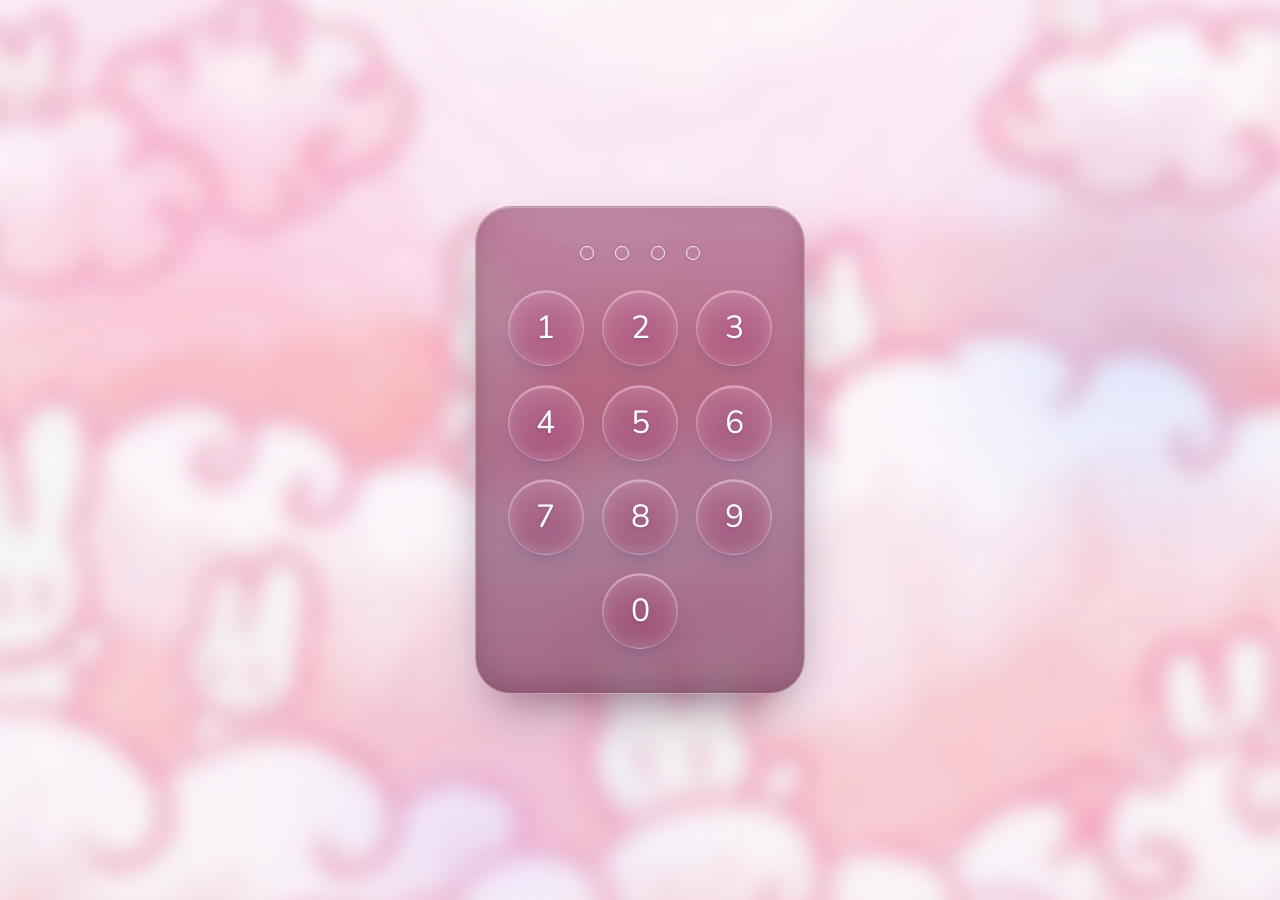
<file: index.html>
<!DOCTYPE html>
<html lang="en">
<head>
  <meta charset="UTF-8" />
  <meta name="viewport" content="width=device-width, initial-scale=1.0, viewport-fit=cover" />
  <title>a little something</title>
  <meta name="description" content="a tiny handmade world, made just for you" />
  <link rel="preconnect" href="https://fonts.googleapis.com" />
  <link rel="preconnect" href="https://fonts.gstatic.com" crossorigin />
  <link href="https://fonts.googleapis.com/css2?family=Caveat:wght@500;600;700&family=Nunito:ital,wght@0,400;0,600;1,400&display=swap" rel="stylesheet" />
  <link rel="stylesheet" href="css/base.css" />
  <link rel="stylesheet" href="css/landing.css" />
</head>
<body class="landing">
  <!-- soft drifting wallpaper blobs -->
  <div class="wallpaper" aria-hidden="true">
    <span class="blob blob-1"></span>
    <span class="blob blob-2"></span>
    <span class="blob blob-3"></span>
  </div>

  <main class="lock" role="main">
    <div class="lock-panel">
    <!-- passcode dots -->
    <div id="dots" class="dots" role="status" aria-live="polite" aria-label="passcode entry">
      <span class="dot"></span>
      <span class="dot"></span>
      <span class="dot"></span>
      <span class="dot"></span>
    </div>

    <!-- glass keypad -->
    <div id="keypad" class="keypad" role="group" aria-label="number pad">
      <button type="button" class="key" data-key="1"><span class="num">1</span><span class="sub">&nbsp;</span></button>
      <button type="button" class="key" data-key="2"><span class="num">2</span><span class="sub">A B C</span></button>
      <button type="button" class="key" data-key="3"><span class="num">3</span><span class="sub">D E F</span></button>
      <button type="button" class="key" data-key="4"><span class="num">4</span><span class="sub">G H I</span></button>
      <button type="button" class="key" data-key="5"><span class="num">5</span><span class="sub">J K L</span></button>
      <button type="button" class="key" data-key="6"><span class="num">6</span><span class="sub">M N O</span></button>
      <button type="button" class="key" data-key="7"><span class="num">7</span><span class="sub">P Q R S</span></button>
      <button type="button" class="key" data-key="8"><span class="num">8</span><span class="sub">T U V</span></button>
      <button type="button" class="key" data-key="9"><span class="num">9</span><span class="sub">W X Y Z</span></button>
      <span class="key key--empty" aria-hidden="true"></span>
      <button type="button" class="key" data-key="0"><span class="num">0</span><span class="sub">&nbsp;</span></button>
      <button type="button" class="key key--action" data-action="delete" aria-label="delete">
        <svg viewBox="0 0 30 22" aria-hidden="true"><path d="M10 2 L28 2 Q29 2 29 4 L29 18 Q29 20 28 20 L10 20 Q9 20 8 19 L1 12 Q0 11 1 10 L8 3 Q9 2 10 2 Z" fill="none" stroke="currentColor" stroke-width="1.6"/><path d="M14 8 L22 14 M22 8 L14 14" fill="none" stroke="currentColor" stroke-width="1.8" stroke-linecap="round"/></svg>
      </button>
    </div>
    </div>
  </main>

  <!-- soft pink veil bridges into the meadow's bunny-rain reveal -->
  <div id="transition" class="transition" aria-hidden="true"></div>

  <script src="js/passcode.js"></script>
</body>
</html>
</file>
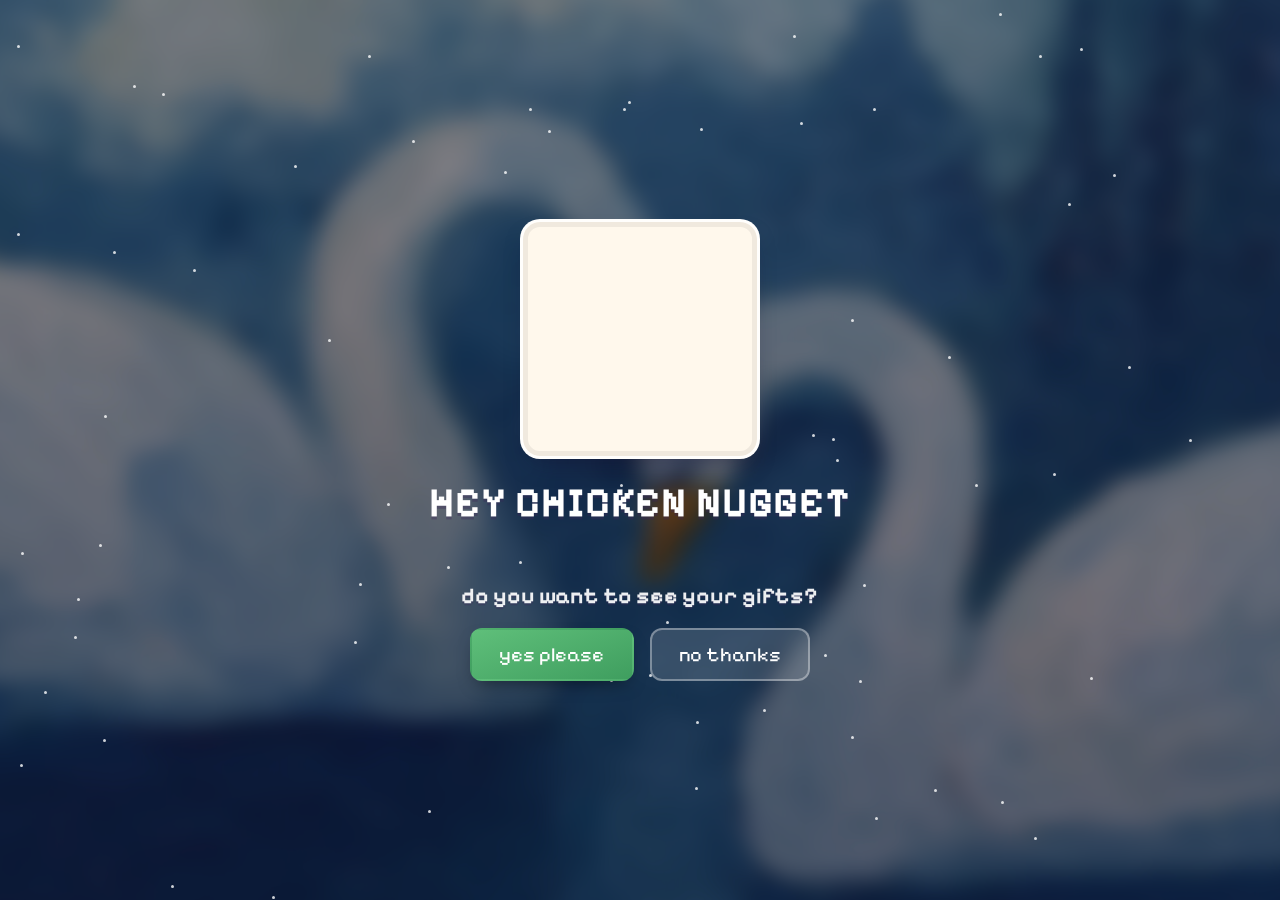
<file: ask.html>
<!DOCTYPE html>
<html lang="en">
<head>
  <meta charset="UTF-8" />
  <meta name="viewport" content="width=device-width, initial-scale=1.0, viewport-fit=cover" />
  <title>hi chicken nugget</title>
  <meta name="description" content="a little something for you" />
  <link rel="preconnect" href="https://fonts.googleapis.com" />
  <link rel="preconnect" href="https://fonts.gstatic.com" crossorigin />
  <link href="https://fonts.googleapis.com/css2?family=Pixelify+Sans:wght@400;500;600;700&display=swap" rel="stylesheet" />
  <link rel="stylesheet" href="css/base.css" />
  <link rel="stylesheet" href="css/ask.css" />
</head>
<body class="ask-body">
  <!-- bunny-rain reveal cover (fills, then drops away to unveil this page) -->
  <div id="bunny-rain" class="bunny-rain" aria-hidden="true"></div>
  <div id="ask-stars" class="hub-stars" aria-hidden="true"></div>

  <main class="ask">
    <div class="gif-wrap photo-box">
      <video id="cat-video" src="cat-talking-cat.mp4" autoplay loop muted playsinline preload="auto"></video>
      <canvas id="cat-canvas" aria-hidden="true"></canvas>
    </div>

    <h1 class="ask-q"><span class="ask-q-caps">HEY CHICKEN NUGGET</span><br><span class="ask-q-sub">do you want to see your gifts?</span></h1>

    <div class="ask-btns">
      <button id="yes" class="btn btn--yes" type="button">yes please</button>
      <button id="no" class="btn btn--no" type="button">no thanks</button>
    </div>
  </main>

  <!-- playful "are you sure?" section — both answers are no 🙂 -->
  <section id="sure" class="sure" aria-hidden="true" aria-label="are you sure">
    <div class="hub-stars" aria-hidden="true"></div>
    <div class="sure-box photo-box">
      <img class="sure-img" src="assets/scenes/mainhub.png" alt="" />
    </div>
    <p class="sure-text">are you sure?</p>
    <div class="ask-btns">
      <button class="btn btn--no2 sure-no" type="button">no</button>
      <button class="btn btn--no2 sure-no" type="button">no</button>
    </div>
  </section>

  <div id="fade" class="fade" aria-hidden="true"></div>

  <script src="js/bunnyRain.js"></script>
  <script src="js/catVideo.js"></script>
  <script src="js/stars.js"></script>
  <script>
    (function () {
      if (window.Stars) {
        Stars.fill(document.getElementById("ask-stars"), 70);
        Stars.fill(document.querySelector("#sure .hub-stars"), 50);
      }

      var ov = document.getElementById("bunny-rain");
      var flagged = false;
      try { flagged = sessionStorage.getItem("mushu:reveal") === "1"; } catch (e) {}
      if (!flagged && /reveal=1/.test(location.search)) flagged = true;
      try { sessionStorage.removeItem("mushu:reveal"); } catch (e) {}
      if (flagged && window.BunnyRain) { BunnyRain.play(function () {}); }
      else if (ov) { ov.remove(); }

      document.getElementById("yes").addEventListener("click", function () {
        var fade = document.getElementById("fade");
        if (fade) fade.classList.add("on");
        window.setTimeout(function () { window.location.href = "meadow.html"; }, 420);
      });

      /* "no thanks" -> are-you-sure section; both "no" buttons return here */
      var sure = document.getElementById("sure");
      document.getElementById("no").addEventListener("click", function () {
        sure.classList.add("open");
        sure.setAttribute("aria-hidden", "false");
      });
      var nos = document.querySelectorAll(".sure-no");
      for (var i = 0; i < nos.length; i++) {
        nos[i].addEventListener("click", function () {
          sure.classList.remove("open");
          sure.setAttribute("aria-hidden", "true");
        });
      }
    })();
  </script>
</body>
</html>
</file>
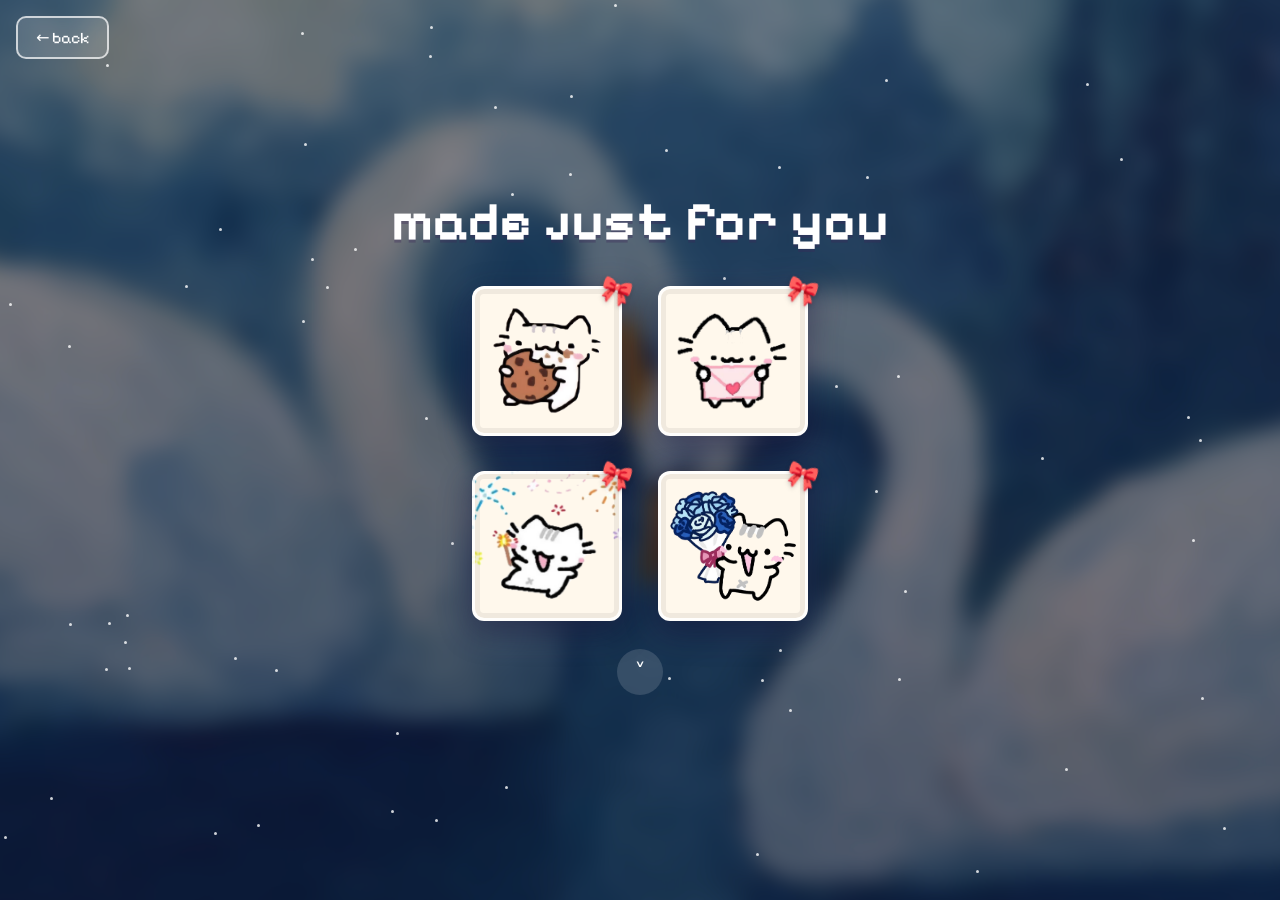
<file: meadow.html>
<!DOCTYPE html>
<html lang="en">
<head>
  <meta charset="UTF-8" />
  <meta name="viewport" content="width=device-width, initial-scale=1.0, viewport-fit=cover" />
  <title>bunny land</title>
  <meta name="description" content="a tiny world for Chicken Nugget" />
  <link rel="preconnect" href="https://fonts.googleapis.com" />
  <link rel="preconnect" href="https://fonts.gstatic.com" crossorigin />
  <link href="https://fonts.googleapis.com/css2?family=Pixelify+Sans:wght@400;500;600;700&display=swap" rel="stylesheet" />
  <link rel="stylesheet" href="css/base.css" />
  <link rel="stylesheet" href="css/hub.css" />
</head>
<body class="hub-body">
  <div id="hub-stars" class="hub-stars" aria-hidden="true"></div>

  <a id="hub-back" class="back-btn hub-back" href="ask.html">← back</a>

  <div class="scroller">
    <main class="hub hub-page">
      <h1 class="hub-greeting">made just for you</h1>

      <div class="gifts">
        <button class="gift gift--cookie" data-gift="cookie" aria-label="gift one">
          <span class="gift-box"></span>
          <span class="gift-bow" aria-hidden="true">🎀</span>
        </button>
        <button class="gift gift--note" data-gift="note" aria-label="gift two">
          <span class="gift-box"></span>
          <span class="gift-bow" aria-hidden="true">🎀</span>
        </button>
        <button class="gift gift--fw" data-gift="fireworks" aria-label="gift three">
          <span class="gift-box"></span>
          <span class="gift-bow" aria-hidden="true">🎀</span>
        </button>
        <button class="gift gift--tulip" data-gift="tulip" aria-label="gift four">
          <span class="gift-box"></span>
          <span class="gift-bow" aria-hidden="true">🎀</span>
        </button>
      </div>

      <!-- easter egg: a little scroll cue down to a hidden video -->
      <button id="scroll-down" class="scroll-cue" aria-label="scroll down for a little surprise">˅</button>
    </main>

    <section class="video-page">
      <button id="scroll-up" class="scroll-cue scroll-cue--up" aria-label="scroll back up to your gifts">˄</button>
      <div class="video-frame">
        <iframe
          src="https://www.youtube.com/embed/Dlb7Z2LTj1I"
          title="a little something"
          frameborder="0"
          allow="accelerometer; autoplay; clipboard-write; encrypted-media; gyroscope; picture-in-picture"
          allowfullscreen></iframe>
      </div>
    </section>
  </div>

  <!-- enlarged gift scene -->
  <section id="gift-scene" class="gift-scene" aria-hidden="true" aria-label="a little surprise">
    <div class="hub-stars" aria-hidden="true"></div>
    <button id="scene-back" class="back-btn">← back</button>
    <div id="scene-stage" class="scene-stage"></div>
    <p id="scene-line" class="scene-line"></p>
  </section>

  <!-- the note from you (gift two) -->
  <div id="note" class="note-overlay" aria-hidden="true">
    <div class="note-card" role="dialog" aria-modal="true" aria-label="a note for you">
      <button id="note-close" class="note-close" aria-label="close">✕</button>
      <p class="note-text">i hope you always remember how wonderful you are,</p>
      <p class="note-text">i pray that Allah always keeps you happy, gives you peace, and surrounds you with people who appreciate you for who you truly are,</p>
      <p class="note-text">never let anyone make you feel like the things that bring you joy are silly or too much, never let anyone yuck your yum, because the little things that make you smile are a part of what makes you special,</p>
      <p class="note-text">i cant wait to get to know you more, to learn about the things you love, the things that make you laugh, your little habits, and all the small things that make you who you are,</p>
      <p class="note-text">i hope life is always gentle with you, and i hope you always know that you deserve happiness</p>
      <p class="note-sign">— abd</p>
    </div>
  </div>

  <div id="fade" class="fade on" aria-hidden="true"></div>

  <script src="js/stars.js"></script>
  <script src="js/hub.js"></script>
  <script>
    (function () {
      var f = document.getElementById("fade");
      requestAnimationFrame(function () { if (f) f.classList.remove("on"); });
    })();
  </script>
</body>
</html>
</file>
<file: css/base.css>
/* ============================================================
   base.css — shared tokens, reset, paper texture, helpers
   "Her Little Meadow by the Sea"
   ============================================================ */

:root {
  /* palette */
  --paper: #fbf8f1;
  --paper-deep: #f3ecdd;
  --ink: #2e3550;
  --ink-soft: #55608a;
  --blue: #3a5ba0;
  --blue-soft: #6e8fd1;
  --blue-pale: #aec4e8;
  --blush: #e8a0a8;
  --blush-soft: #f4c7cc;
  --leaf: #7ba05b;
  --leaf-soft: #a6c489;
  --gold: #f5e6a8;
  --night-1: #1b2140;
  --night-2: #2a3160;

  /* type */
  --font-hand: "Caveat", "Segoe Script", "Comic Sans MS", cursive;
  --font-body: "Nunito", "Segoe UI", system-ui, -apple-system, sans-serif;
  --font-pixel: "Pixelify Sans", "Trebuchet MS", system-ui, sans-serif;

  /* motion */
  --ease-soft: cubic-bezier(0.22, 1, 0.36, 1);
  --ease-in-out: cubic-bezier(0.65, 0, 0.35, 1);
}

*,
*::before,
*::after {
  box-sizing: border-box;
  margin: 0;
  padding: 0;
}

html,
body {
  height: 100%;
}

body {
  font-family: var(--font-body);
  color: var(--ink);
  background-color: var(--paper);
  /* subtle paper grain via layered gradients (no image needed) */
  background-image:
    radial-gradient(circle at 20% 30%, rgba(174, 196, 232, 0.12), transparent 40%),
    radial-gradient(circle at 80% 70%, rgba(232, 160, 168, 0.1), transparent 45%),
    repeating-linear-gradient(0deg, rgba(46, 53, 80, 0.015) 0 1px, transparent 1px 3px);
  -webkit-font-smoothing: antialiased;
  text-rendering: optimizeLegibility;
  overflow: hidden;
}

/* accessibility helper */
.visually-hidden,
.visually-hidden * {
  position: absolute !important;
  width: 1px;
  height: 1px;
  padding: 0;
  margin: -1px;
  overflow: hidden;
  clip: rect(0, 0, 0, 0);
  white-space: nowrap;
  border: 0;
}

:focus-visible {
  outline: 3px solid var(--blue-soft);
  outline-offset: 3px;
  border-radius: 6px;
}

button {
  font-family: inherit;
  cursor: pointer;
  border: none;
  background: none;
  color: inherit;
}

/* floating specks of dust — shared ambient */
.specks {
  position: fixed;
  inset: 0;
  pointer-events: none;
  z-index: 1;
  overflow: hidden;
}
.speck {
  position: absolute;
  width: 6px;
  height: 6px;
  border-radius: 50%;
  background: radial-gradient(circle, rgba(255, 255, 255, 0.9), rgba(174, 196, 232, 0.35));
  opacity: 0;
  animation: drift linear infinite;
}
@keyframes drift {
  0% { transform: translateY(20px) translateX(0) scale(0.6); opacity: 0; }
  10% { opacity: 0.7; }
  90% { opacity: 0.5; }
  100% { transform: translateY(-110vh) translateX(30px) scale(1); opacity: 0; }
}

@media (prefers-reduced-motion: reduce) {
  *,
  *::before,
  *::after {
    animation-duration: 0.001ms !important;
    animation-iteration-count: 1 !important;
    transition-duration: 0.001ms !important;
    scroll-behavior: auto !important;
  }
  .speck { display: none; }
}

/* ---------- bunny rain transition (shared) ---------- */
.bunny-rain {
  position: fixed;
  inset: 0;
  z-index: 120;
  overflow: hidden;
  pointer-events: none;
}
/* soft pink veil hides the page beneath until the pile drops away */
.bunny-rain::before {
  content: "";
  position: absolute;
  inset: 0;
  background: linear-gradient(160deg, #ffd7e8 0%, #f6d3e6 45%, #e9d4f2 100%);
  opacity: 1;
}
.bunny-rain.dropping::before {
  animation: veil-out 0.85s 0.15s var(--ease-in-out) both;
}
.bunny-rain.clearing::before {
  animation: veil-out 0.45s ease both;
}
@keyframes veil-out {
  from { opacity: 1; }
  to { opacity: 0; }
}

/* individual bunnies — positions/rotation driven by JS physics */
.rb {
  position: absolute;
  top: 0;
  left: 0;
  will-change: transform;
}
.rb img,
.rb svg {
  display: block;
  width: 100%;
  height: auto;
  pointer-events: none;
}

/* ---------- shared twinkling starry background ---------- */
.hub-stars {
  position: fixed;
  inset: 0;
  z-index: 0;
  pointer-events: none;
  overflow: hidden;
}
.hub-star {
  position: absolute;
  width: 3px;
  height: 3px;
  background: #fff;
  border-radius: 50%;
  opacity: 0.8;
  animation: twinkle 3s ease-in-out infinite;
}
@keyframes twinkle {
  0%, 100% { opacity: 0.25; transform: scale(0.7); }
  50% { opacity: 1; transform: scale(1.15); }
}
@media (prefers-reduced-motion: reduce) {
  .hub-star { animation: none !important; }
}

/* ---------- shared blurred photo background (every page but the passcode) ---------- */
.ask-body::before,
.hub-body::before {
  content: "";
  position: fixed;
  inset: -6%;
  z-index: -1;
  background:
    linear-gradient(180deg, rgba(20, 16, 44, 0.4), rgba(20, 16, 44, 0.58)),
    url("../homepage.jpg") center center / cover no-repeat;
  filter: blur(10px) saturate(1.05);
  transform: scale(1.12);
  pointer-events: none;
}
</file>
<file: css/landing.css>
/* ============================================================
   landing.css — iOS-style passcode lock screen + tulip transition
   ============================================================ */

.landing {
  display: grid;
  place-items: center;
  min-height: 100dvh;
  background: #c9bce4;
  overflow: hidden;
}

/* ---------- blurred photo background ---------- */
.landing::before {
  content: "";
  position: fixed;
  inset: -6%;
  z-index: 0;
  background: url("../backgroundjpg.jpg") center center / cover no-repeat;
  filter: blur(10.24px) saturate(1.06) brightness(0.99);
  transform: scale(1.12);
  pointer-events: none;
}

/* ---------- drifting wallpaper blobs ---------- */
.wallpaper {
  position: fixed;
  inset: 0;
  z-index: 0;
  pointer-events: none;
  overflow: hidden;
  filter: blur(40px);
}
.blob {
  position: absolute;
  border-radius: 50%;
  opacity: 0.28;
  mix-blend-mode: screen;
}
.blob-1 {
  width: 60vmin; height: 60vmin;
  left: -10vmin; top: -8vmin;
  background: radial-gradient(circle, #ff9ecb, transparent 68%);
  animation: blob-float 18s ease-in-out infinite;
}
.blob-2 {
  width: 55vmin; height: 55vmin;
  right: -12vmin; top: 10vmin;
  background: radial-gradient(circle, #8fb6ff, transparent 68%);
  animation: blob-float 22s ease-in-out infinite reverse;
}
.blob-3 {
  width: 48vmin; height: 48vmin;
  left: 30vmin; bottom: -16vmin;
  background: radial-gradient(circle, #c9a8ff, transparent 68%);
  animation: blob-float 26s ease-in-out infinite;
}
@keyframes blob-float {
  0%, 100% { transform: translate(0, 0) scale(1); }
  33% { transform: translate(6vmin, -5vmin) scale(1.08); }
  66% { transform: translate(-5vmin, 4vmin) scale(0.95); }
}

/* ---------- lock column ---------- */
.lock {
  position: relative;
  z-index: 2;
  display: flex;
  flex-direction: column;
  align-items: center;
  gap: 2.6rem;
  padding: 2rem 1rem;
  animation: lock-in 0.8s var(--ease-soft) both;
}
@keyframes lock-in {
  from { opacity: 0; transform: translateY(14px); }
  to { opacity: 1; transform: none; }
}

/* ---------- glass panel around keypad ---------- */
.lock-panel {
  display: flex;
  flex-direction: column;
  align-items: center;
  gap: 1.9rem;
  padding: 2.4rem 2rem 2.7rem;
  border-radius: 36px;
  background: linear-gradient(180deg, rgba(126, 42, 82, 0.5), rgba(96, 28, 64, 0.58));
  border: 1px solid rgba(255, 255, 255, 0.26);
  box-shadow:
    inset 0 1px 1px rgba(255, 255, 255, 0.32),
    inset 0 -10px 26px rgba(50, 10, 34, 0.18),
    0 24px 56px -22px rgba(70, 18, 48, 0.72);
  -webkit-backdrop-filter: blur(24px) saturate(1.4);
  backdrop-filter: blur(24px) saturate(1.4);
}

/* ---------- lock title ---------- */
.lock-title {
  margin: 0.2rem 0 0.1rem;
  font-family: var(--font-body);
  font-weight: 600;
  font-size: 1.05rem;
  letter-spacing: 0.02em;
  color: rgba(255, 255, 255, 0.94);
  text-shadow: 0 1px 6px rgba(70, 18, 48, 0.4);
}

/* ---------- passcode dots ---------- */
.dots {
  display: flex;
  gap: 1.35rem;
}
.dot {
  width: 14px;
  height: 14px;
  border-radius: 50%;
  border: 1.8px solid rgba(255, 255, 255, 0.9);
  background: transparent;
  box-shadow: 0 1px 4px rgba(90, 60, 120, 0.18);
  transition: background 0.18s var(--ease-soft), transform 0.18s var(--ease-soft);
}
.dot.filled {
  background: #fff;
  transform: scale(1.08);
}
.dots.shake {
  animation: shake 0.5s;
}
@keyframes shake {
  0%, 100% { transform: translateX(0); }
  20% { transform: translateX(-9px); }
  40% { transform: translateX(8px); }
  60% { transform: translateX(-5px); }
  80% { transform: translateX(3px); }
}

/* ---------- glass keypad ---------- */
.keypad {
  display: grid;
  grid-template-columns: repeat(3, 76px);
  gap: 1.15rem;
}
.key {
  position: relative;
  width: 76px;
  height: 76px;
  display: flex;
  flex-direction: column;
  align-items: center;
  justify-content: center;
  gap: 2px;
  border-radius: 50%;
  color: #fff;
  /* frosted iOS glass */
  background: linear-gradient(180deg, rgba(255, 255, 255, 0.22), rgba(255, 255, 255, 0.1));
  border: 1px solid rgba(255, 255, 255, 0.32);
  box-shadow:
    inset 0 1.5px 1px rgba(255, 209, 229, 0.55),
    inset 0 -4px 12px rgba(255, 255, 255, 0.06),
    0 8px 20px -8px rgba(70, 60, 120, 0.4);
  -webkit-backdrop-filter: blur(16px) saturate(1.5);
  backdrop-filter: blur(16px) saturate(1.5);
  transition: transform 0.12s var(--ease-soft), background 0.15s, box-shadow 0.15s;
  -webkit-user-select: none;
  user-select: none;
}
.key .num {
  font-family: var(--font-body);
  font-weight: 400;
  font-size: 2rem;
  line-height: 1;
  text-shadow: 0 1px 3px rgba(80, 60, 120, 0.25);
}
.key .sub {
  display: none;
}
.key:hover {
  background: linear-gradient(180deg, rgba(255, 255, 255, 0.46), rgba(255, 255, 255, 0.2));
}
.key.pressed,
.key:active {
  transform: scale(0.93);
  background: linear-gradient(180deg, rgba(255, 255, 255, 0.62), rgba(255, 255, 255, 0.32));
}
.key--empty {
  background: none;
  border: none;
  box-shadow: none;
  -webkit-backdrop-filter: none;
  backdrop-filter: none;
  pointer-events: none;
}
.key--action {
  background: linear-gradient(180deg, rgba(255, 255, 255, 0.18), rgba(255, 255, 255, 0.06));
  border-color: rgba(255, 255, 255, 0.32);
}
.key--action svg {
  width: 28px;
  height: 22px;
}
.key--action[hidden] { visibility: hidden; pointer-events: none; }


/* ---------- pink veil transition (bridges into meadow bunny-rain) ---------- */
.transition {
  position: fixed;
  inset: 0;
  z-index: 50;
  pointer-events: none;
  opacity: 0;
  visibility: hidden;
  background: linear-gradient(160deg, #ffd7e8 0%, #f6d3e6 45%, #e9d4f2 100%);
}
.transition.active {
  visibility: visible;
  animation: veil-in 0.42s ease forwards;
}
@keyframes veil-in {
  from { opacity: 0; }
  to { opacity: 1; }
}
</file>
<file: css/ask.css>
/* ============================================================
   ask.css — the "do you want to see your gifts?" page
   ============================================================ */
.ask-body {
  min-height: 100dvh;
  margin: 0;
  overflow: hidden;
  font-family: var(--font-pixel);
  color: #fff;
  background: #241f4a;
}
.ask {
  position: relative;
  z-index: 2;
  min-height: 100dvh;
  display: flex;
  flex-direction: column;
  align-items: center;
  justify-content: center;
  gap: 1.2rem;
  padding: 1.6rem 1.2rem;
  text-align: center;
}
/* ---------- shared white photo tile (matches the gift icons) ---------- */
.photo-box {
  display: flex;
  align-items: center;
  justify-content: center;
  padding: 0.9rem;
  border-radius: 20px;
  background-color: #fff8ec;
  border: 3px solid rgba(255, 255, 255, 0.85);
  box-shadow:
    inset 0 0 0 5px rgba(0, 0, 0, 0.06),
    0 12px 24px -12px rgba(20, 15, 50, 0.5);
}

.gif-wrap {
  width: min(240px, 58vw);
  aspect-ratio: 1 / 1;
}
.gif-wrap #cat-video { display: none; }
.gif-wrap #cat-canvas {
  max-width: 100%;
  max-height: 100%;
  width: auto;
  height: auto;
  display: block;
  margin: auto;
}
.ask-q {
  margin: 0;
  max-width: 640px;
  display: flex;
  flex-direction: column;
  gap: 0.5rem;
}
.ask-q-caps {
  font-size: clamp(1.5rem, 5.5vw, 2.6rem);
  font-weight: 700;
  text-transform: uppercase;
  letter-spacing: 0.02em;
  text-shadow: 0 3px 0 rgba(60, 40, 90, 0.35);
}
.ask-q-sub {
  font-size: clamp(1rem, 3vw, 1.4rem);
  opacity: 0.92;
  text-shadow: 0 2px 0 rgba(60, 40, 90, 0.35);
}
.ask-btns {
  display: flex;
  gap: 1rem;
  flex-wrap: wrap;
  justify-content: center;
}
.btn {
  font-family: var(--font-pixel);
  font-size: clamp(1rem, 3vw, 1.25rem);
  padding: 0.8rem 1.7rem;
  border-radius: 12px;
  cursor: pointer;
  border: 2px solid transparent;
  color: #fff;
  transition: transform 0.15s ease, filter 0.15s ease;
}
.btn--yes {
  background: linear-gradient(160deg, #5fbf7a, #3f9e5f);
  box-shadow: 0 8px 18px -8px rgba(0, 0, 0, 0.5);
}
.btn--yes:hover { transform: translateY(-3px) scale(1.04); }
.btn--no {
  background: rgba(255, 255, 255, 0.14);
  border-color: rgba(255, 255, 255, 0.35);
  color: #fff;
}
.btn--no:hover { transform: translateY(-3px) scale(1.04); background: rgba(255, 255, 255, 0.24); }
.btn--no2 {
  background: linear-gradient(160deg, #d85a72, #f2889b);
  box-shadow: 0 8px 18px -8px rgba(0, 0, 0, 0.5);
}
.btn--no2:hover { transform: translateY(-3px) scale(1.04); }

/* ---------- "are you sure?" section ---------- */
.sure {
  position: fixed;
  inset: 0;
  z-index: 55;
  display: flex;
  flex-direction: column;
  align-items: center;
  justify-content: center;
  gap: 1.2rem;
  padding: 1.6rem 1.2rem;
  text-align: center;
  background: #241f4a;
  opacity: 0;
  visibility: hidden;
  transform: scale(0.94);
  transition: opacity 0.32s ease, transform 0.32s ease, visibility 0.32s;
}
/* its own blurred photo, tucked behind everything else in this section */
.sure::before {
  content: "";
  position: fixed;
  inset: -6%;
  z-index: -2;
  background:
    linear-gradient(180deg, rgba(20, 16, 44, 0.4), rgba(20, 16, 44, 0.58)),
    url("../homepage.jpg") center center / cover no-repeat;
  filter: blur(10px) saturate(1.05);
  transform: scale(1.12);
  pointer-events: none;
}
/* its own starry layer, tucked behind the sure content but above its background */
.sure .hub-stars { z-index: -1; }
.sure.open { opacity: 1; visibility: visible; transform: scale(1); }
.sure-box {
  width: min(240px, 58vw);
}
.sure-img {
  width: 100%;
  height: auto;
  display: block;
}
.sure-text {
  font-size: clamp(1.4rem, 5vw, 2.4rem);
  margin: 0;
  text-shadow: 0 3px 0 rgba(60, 40, 90, 0.35);
}
.fade {
  position: fixed;
  inset: 0;
  z-index: 60;
  background: #10132e;
  opacity: 0;
  visibility: hidden;
  pointer-events: none;
  transition: opacity 0.42s ease, visibility 0.42s ease;
}
.fade.on { opacity: 1; visibility: visible; }
@media (prefers-reduced-motion: reduce) {
  .btn, .fade { transition: none; }
}
</file>
<file: css/hub.css>
/* ============================================================
   hub.css — "Bunny Land" gift hub (pixel-font, cozy dusk)
   ============================================================ */
.hub-body {
  min-height: 100dvh;
  margin: 0;
  overflow: hidden;
  font-family: var(--font-pixel);
  color: #fff;
  background: #241f4a;
}

/* two "pages" you can scroll between: the gifts, and a hidden video below */
.scroller {
  position: relative;
  z-index: 2;
  height: 100dvh;
  overflow-y: auto;
  scroll-snap-type: y mandatory;
  scroll-behavior: smooth;
}
.hub-page,
.video-page {
  min-height: 100dvh;
  scroll-snap-align: start;
}
.video-page {
  position: relative;
  display: flex;
  align-items: center;
  justify-content: center;
  padding: 2rem 1rem;
}

/* scroll cue arrows (the easter egg) */
.scroll-cue {
  border: none;
  background: rgba(255, 255, 255, 0.14);
  color: #fff;
  width: 46px;
  height: 46px;
  border-radius: 50%;
  font-size: 1.4rem;
  cursor: pointer;
  margin-top: 0.4rem;
  animation: cue-bounce 2.2s ease-in-out infinite;
}
.scroll-cue:hover { background: rgba(255, 255, 255, 0.26); }
.scroll-cue--up {
  position: absolute;
  top: 18px;
  left: 50%;
  transform: translateX(-50%);
  margin-top: 0;
}
@keyframes cue-bounce {
  0%, 100% { transform: translateY(0); }
  50% { transform: translateY(8px); }
}
.scroll-cue--up { animation-name: cue-bounce-up; }
@keyframes cue-bounce-up {
  0%, 100% { transform: translateX(-50%) translateY(0); }
  50% { transform: translateX(-50%) translateY(-8px); }
}

/* big youtube embed on the hidden second page */
.video-frame {
  width: min(900px, 92vw);
  aspect-ratio: 16 / 9;
  border-radius: 16px;
  overflow: hidden;
  border: 3px solid rgba(255, 255, 255, 0.4);
  box-shadow: 0 20px 44px -18px rgba(10, 8, 30, 0.6);
}
.video-frame iframe {
  width: 100%;
  height: 100%;
  display: block;
  border: 0;
}

/* ---------- hub layout ---------- */
.hub {
  position: relative;
  z-index: 2;
  min-height: 100dvh;
  display: flex;
  flex-direction: column;
  align-items: center;
  justify-content: center;
  gap: 1.4rem;
  padding: 2rem 1rem 3rem;
  text-align: center;
}
.hub-greeting {
  font-size: clamp(1.9rem, 6vw, 3.4rem);
  font-weight: 700;
  margin: 0;
  text-shadow: 0 3px 0 rgba(60, 40, 90, 0.35);
}
.hub-greeting span { display: inline-block; animation: hb 2.4s ease-in-out infinite; }
@keyframes hb { 0%,100% { transform: translateY(0); } 50% { transform: translateY(-6px); } }
.hub-sub {
  font-size: clamp(0.95rem, 2.6vw, 1.25rem);
  margin: 0 0 0.6rem;
  opacity: 0.92;
  letter-spacing: 0.02em;
}

/* ---------- gifts ---------- */
.gifts {
  display: grid;
  grid-template-columns: repeat(2, auto);
  gap: clamp(1rem, 4vw, 2.2rem);
  justify-content: center;
  margin-top: 0.6rem;
}
.gift {
  position: relative;
  width: clamp(110px, 26vw, 150px);
  height: clamp(110px, 26vw, 150px);
  border: none;
  border-radius: 12px;
  cursor: pointer;
  font-family: var(--font-pixel);
  color: #fff;
  transition: transform 0.18s ease, filter 0.18s ease;
  filter: drop-shadow(0 10px 16px rgba(30, 20, 60, 0.45));
}
.gift:hover { transform: translateY(-8px) scale(1.04); }
.gift:active { transform: translateY(-2px) scale(0.99); }
.gift-box {
  position: absolute;
  inset: 0;
  border-radius: 12px;
  overflow: hidden;
  background-color: #fff8ec;
  background-repeat: no-repeat;
  background-position: center;
  background-size: 78%;
  border: 3px solid rgba(255, 255, 255, 0.85);
  box-shadow: inset 0 0 0 5px rgba(0, 0, 0, 0.06);
}
/* bow sits in the corner instead of top-center */
.gift-bow {
  position: absolute;
  top: -10px;
  right: -10px;
  left: auto;
  transform: rotate(18deg);
  font-size: 1.6rem;
  z-index: 3;
  filter: drop-shadow(0 2px 2px rgba(0,0,0,.2));
}
.gift-num {
  position: absolute;
  bottom: 8px;
  left: 0;
  right: 0;
  z-index: 3;
  font-size: 0.85rem;
  opacity: 0.9;
  color: #4a3a2a;
  text-shadow: 0 1px 0 rgba(255,255,255,.5);
}
.gift--cookie .gift-box { background-image: url("../assets/scenes/cookie.png"); }
.gift--note   .gift-box { background-image: url("../assets/scenes/letter.png"); }
.gift--fw     .gift-box { background-image: url("../assets/scenes/firework.png"); background-size: 140%; background-position: center 155%; }
.gift--tulip  .gift-box { background-image: url("../assets/scenes/blueflower.png"); background-size: 90%;}

/* moon / fireworks button */
.moon-btn {
  position: fixed;
  top: 16px;
  right: 16px;
  z-index: 20;
  width: 58px;
  height: 58px;
  border: none;
  border-radius: 50%;
  cursor: pointer;
  font-size: 1.7rem;
  color: #fff;
  background: radial-gradient(circle at 40% 35%, #fff4c9, #f2d98a 60%, #d9b45f);
  box-shadow: 0 0 0 6px rgba(255, 244, 201, 0.18), 0 8px 18px -6px rgba(0,0,0,.4);
  transition: transform 0.2s ease;
}
.moon-btn:hover { transform: scale(1.08) rotate(-8deg); }

/* ---------- gift scene (enlarged section) ---------- */
.gift-scene {
  position: fixed;
  inset: 0;
  z-index: 40;
  display: flex;
  flex-direction: column;
  align-items: center;
  justify-content: center;
  gap: 1.4rem;
  padding: 2rem 1rem;
  text-align: center;
  background: #241f4a;
  opacity: 0;
  visibility: hidden;
  transform: scale(0.92);
  transition: opacity 0.35s ease, transform 0.35s var(--ease-soft, ease), visibility 0.35s;
}
/* its own blurred photo, tucked behind everything else in this section */
.gift-scene::before {
  content: "";
  position: fixed;
  inset: -6%;
  z-index: -2;
  background:
    linear-gradient(180deg, rgba(20, 16, 44, 0.4), rgba(20, 16, 44, 0.58)),
    url("../homepage.jpg") center center / cover no-repeat;
  filter: blur(10px) saturate(1.05);
  transform: scale(1.12);
  pointer-events: none;
}
/* its own starry layer, tucked behind the scene content but above its background */
.gift-scene .hub-stars { z-index: -1; }
.gift-scene.open {
  opacity: 1;
  visibility: visible;
  transform: scale(1);
}
.scene-stage {
  position: relative;
  width: min(520px, 92vw);
  height: min(360px, 52vh);
  display: flex;
  align-items: flex-end;
  justify-content: center;
}
.scene-bunny {
  height: 62%;
  image-rendering: auto;
  filter: drop-shadow(0 10px 10px rgba(30,20,50,.3));
  transform-origin: 50% 100%;
}
.scene-bunny.nibble { animation: nibble 0.5s ease-in-out infinite; }
@keyframes nibble { 0%,100% { transform: translateY(0) rotate(0); } 50% { transform: translateY(-6px) rotate(-2deg); } }

/* a gift photo shown big (cookie / nyc) */
.scene-photo {
  max-width: 92vw;
  max-height: 100%;
  border-radius: 16px;
  border: 4px solid rgba(255, 255, 255, 0.85);
  box-shadow: 0 20px 40px -16px rgba(20, 15, 50, 0.55);
}

/* generic "nothing here yet" placeholder — cute cream tile, not a broken image */
.stage-placeholder {
  display: grid;
  place-items: center;
  gap: 0.5rem;
  width: min(360px, 78vw);
  height: min(280px, 42vh);
  border-radius: 20px;
  background-color: #fff8ec;
  border: 3px dashed rgba(74, 58, 42, 0.25);
  box-shadow: 0 16px 32px -16px rgba(20, 15, 50, 0.45);
  font-size: 3rem;
  text-align: center;
  color: #4a3a2a;
  transform: rotate(-2deg);
}
.stage-placeholder span {
  font-size: 1rem;
  font-family: var(--font-pixel);
  opacity: 0.75;
}

/* ---------- flower photo gallery: cute rotated polaroid ---------- */
.flower-gallery {
  display: flex;
  align-items: center;
  gap: 1rem;
}
.polaroid {
  position: relative;
  background: #fffdf7;
  padding: 14px 14px 48px;
  border-radius: 4px;
  box-shadow:
    0 22px 40px -16px rgba(20, 15, 50, 0.55),
    0 2px 0 rgba(0, 0, 0, 0.04);
  transform: rotate(var(--tilt, -3deg));
  transition: transform 0.35s var(--ease-soft, ease);
}
.polaroid::before {
  content: "🎀";
  position: absolute;
  top: -16px;
  left: 50%;
  transform: translateX(-50%) rotate(-6deg);
  font-size: 1.4rem;
  filter: drop-shadow(0 3px 3px rgba(0,0,0,.25));
}
.polaroid-photo {
  width: min(300px, 70vw);
  height: min(300px, 70vw);
  border-radius: 2px;
  overflow: hidden;
  background: #e9e2d0;
}
.fg-img {
  width: 100%;
  height: 100%;
  object-fit: cover;
  display: block;
}
.fg-nav {
  border: none;
  background: rgba(255, 255, 255, 0.16);
  color: #fff;
  width: 42px;
  height: 42px;
  border-radius: 50%;
  font-size: 1.4rem;
  cursor: pointer;
  flex: none;
}
.fg-nav:hover { background: rgba(255, 255, 255, 0.28); }
.fg-counter {
  display: block;
  margin-top: 0.9rem;
  font-family: var(--font-pixel);
  font-size: 0.9rem;
  opacity: 0.85;
}

.scene-line {
  font-size: clamp(1rem, 3vw, 1.5rem);
  line-height: 1.5;
  max-width: min(480px, 86vw);
  padding: 0 1.2rem;
  text-shadow: 0 2px 0 rgba(50,30,70,.3);
}

/* back button */
.back-btn {
  position: fixed;
  top: 16px;
  left: 16px;
  z-index: 42;
  padding: 10px 18px;
  border: 2px solid rgba(255,255,255,.7);
  border-radius: 10px;
  background: rgba(255,255,255,.14);
  color: #fff;
  font-family: var(--font-pixel);
  font-size: 1rem;
  cursor: pointer;
  -webkit-backdrop-filter: blur(6px);
  backdrop-filter: blur(6px);
}
.back-btn:hover { background: rgba(255,255,255,.26); }
/* the persistent hub back button sits *below* any open overlay so it's
   automatically hidden once a gift/note is open */
#hub-back.hub-back {
  z-index: 10;
  text-decoration: none;
  display: inline-block;
}

/* ---------- message in a bottle ---------- */
.bottle-btn {
  position: fixed;
  right: 16px;
  bottom: 16px;
  z-index: 20;
  width: 56px;
  height: 56px;
  border: none;
  border-radius: 50%;
  cursor: pointer;
  font-size: 1.7rem;
  background: rgba(255,255,255,.16);
  border: 2px solid rgba(255,255,255,.5);
  -webkit-backdrop-filter: blur(6px);
  backdrop-filter: blur(6px);
  animation: bobble 3.5s ease-in-out infinite;
}
@keyframes bobble { 0%,100% { transform: translateY(0) rotate(-6deg); } 50% { transform: translateY(-7px) rotate(6deg); } }

.note-overlay {
  position: fixed;
  inset: 0;
  z-index: 50;
  display: grid;
  place-items: center;
  padding: 1.4rem;
  background: rgba(20, 16, 44, 0.55);
  -webkit-backdrop-filter: blur(4px);
  backdrop-filter: blur(4px);
  opacity: 0;
  visibility: hidden;
  transition: opacity 0.3s ease, visibility 0.3s;
}
.note-overlay.open { opacity: 1; visibility: visible; }
.note-card {
  position: relative;
  width: min(680px, 92vw);
  max-height: min(82vh, 700px);
  overflow-y: auto;
  padding: 2.4rem 2.2rem 1.8rem;
  border-radius: 14px;
  color: #4a3a2a;
  background: #fbf3df;
  border: 3px solid #e6d3a8;
  box-shadow: 0 24px 50px -18px rgba(0,0,0,.5);
  transform: translateY(14px) scale(0.97);
  transition: transform 0.3s var(--ease-soft, ease);
}
.note-overlay.open .note-card { transform: none; }
.note-text {
  font-family: var(--font-pixel);
  font-size: clamp(0.95rem, 2vw, 1.15rem);
  line-height: 1.75;
  margin: 0 0 1.1rem;
  text-align: left;
}
.note-sign { margin: 0.4rem 0 0; opacity: 0.7; font-size: 0.9rem; text-align: right; }
.note-close {
  position: absolute;
  top: 8px;
  right: 10px;
  border: none;
  background: none;
  font-size: 1.3rem;
  cursor: pointer;
}

@media (prefers-reduced-motion: reduce) {
  .hub-star, .gift-scene, .note-overlay, .bottle-btn, .hub-greeting span { animation: none !important; transition: none !important; }
}

/* page-to-page fade */
.fade {
  position: fixed;
  inset: 0;
  z-index: 60;
  background: #10132e;
  opacity: 0;
  visibility: hidden;
  pointer-events: none;
  transition: opacity 0.42s ease, visibility 0.42s ease;
}
.fade.on { opacity: 1; visibility: visible; }
</file>
